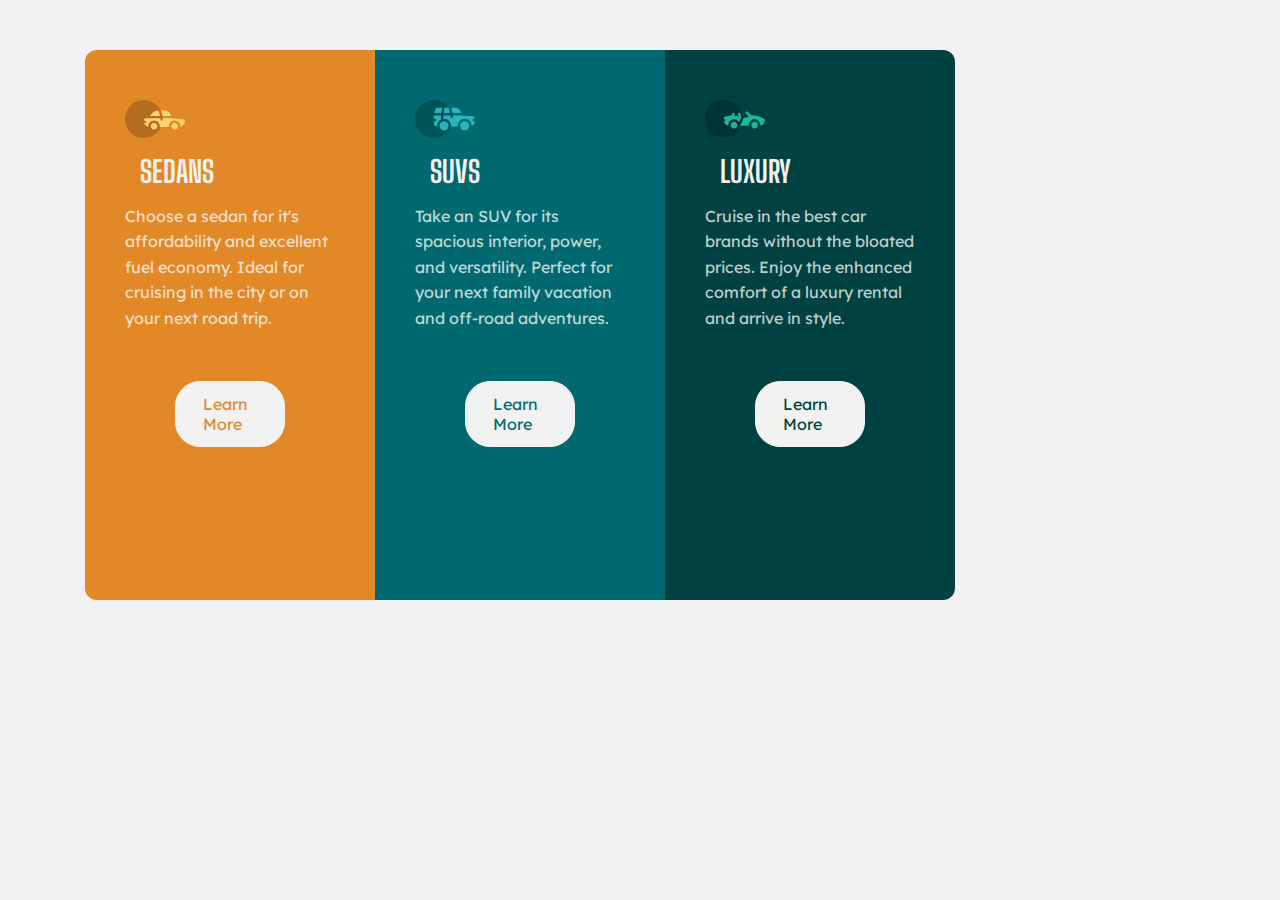
<file: index.html>
<!DOCTYPE html>
<html lang="en">
  <head>
    <meta charset="UTF-8" />
    <meta http-equiv="X-UA-Compatible" content="IE=edge" />
    <meta name="viewport" content="width=device-width, initial-scale=1.0" />
    <title>Zuri Layout Task</title>
    <link rel="stylesheet" href="styles.css" />
  </head>
  <body>
    <main class="container">
      <div class="sedan">
        <img src="./images/icon-sedans.svg" alt="Sedan icon" />
        <h2>SEDANS</h2>
        <p>
          Choose a sedan for it's affordability and excellent fuel economy.
          Ideal for cruising in the city or on your next road trip.
        </p>
        <a href="#" class="button-a">Learn More</a>
      </div>
      <div class="suvs">
        <img src="./images/icon-suvs.svg" alt="SUV icon" />
        <h2>SUVS</h2>
        <p>
          Take an SUV for its spacious interior, power, and versatility. Perfect
          for your next family vacation and off-road adventures.
        </p>
        <a href="#" class="button-b">Learn More</a>
      </div>
      <div class="luxury">
        <img src="./images/icon-luxury.svg" alt="Luxury icon" />
        <h2>LUXURY</h2>
        <p>
          Cruise in the best car brands without the bloated prices. Enjoy the
          enhanced comfort of a luxury rental and arrive in style.
        </p>
        <a href="#" class="button-c">Learn More</a>
      </div>
    </main>
  </body>
</html>
</file>
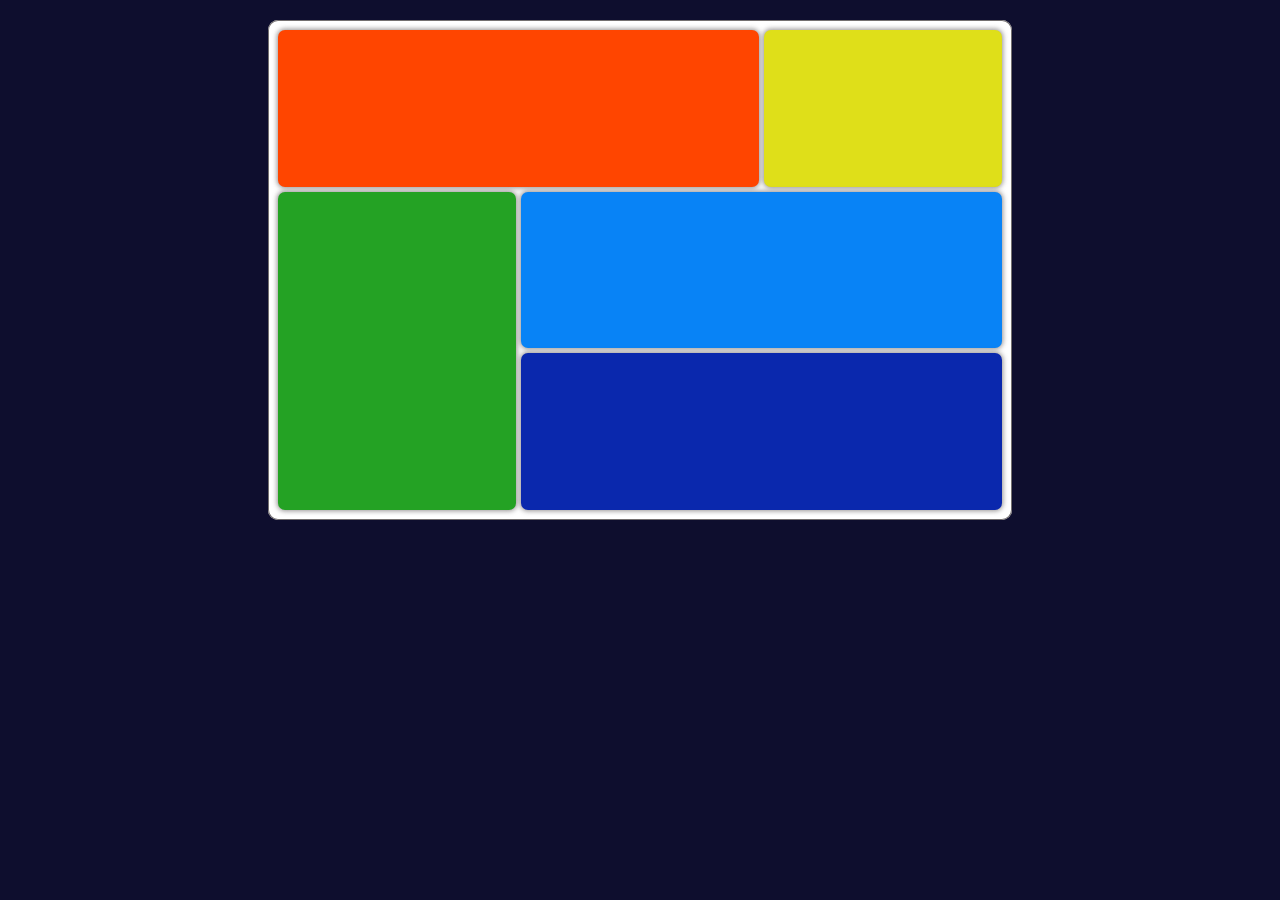
<file: grid.html>
<!DOCTYPE html>
<html lang="en">
<head>
    <meta charset="UTF-8">
    <meta http-equiv="X-UA-Compatible" content="IE=edge">
    <meta name="viewport" content="width=device-width, initial-scale=1.0">
    <title>Grid Layout</title>
    <link rel="stylesheet" href="styles.css">
</head>
<body class="grid-body">
    <div class="wrapper">
        <div class="box-a"></div>
        <div class="box-b"></div>
        <div class="box-c"></div>
        <div class="box-d"></div>
        <div class="box-e"></div>
    </div>
    
</body>
</html>
</file>
<file: styles.css>
@import url('https://fonts.googleapis.com/css2?family=Big+Shoulders+Display:wght@700&family=Lexend+Deca&display=swap');
*{
    margin: 0;
    padding: 0;
    box-sizing: border-box;
}
body{
    background-color: hsl(0, 0%, 95%);
    margin: 20px;
}
.container{
    max-width: 900px;
    margin: 50px;
    display: flex;
    padding:0 15px;
    flex-direction: row;
}

h2{
    font-family: 'Big Shoulders Display';
    color:  hsl(0, 0%, 95%);
    font-size: 30px;
    font-weight: 700; 
    margin: 15px;
}

p{  
    font-size: 16px;
    font-family: "Lexend Deca", sans-serif;
    color: hsla(0, 0%, 100%, 0.75);
    line-height: 1.6;
}
img {
    width: 60px;
    padding-top: 20px;
}

a{
    font-family: "Lexend Deca";
    text-decoration: none;
    border: 1px solid hsl(0, 0%, 95%);
    margin: 50px;
    border-radius: 25px;
    padding: 12px 27px;
    background-color:  hsl(0, 0%, 95%);
    display: inline-block;
    transition: all .4 ease-in-out;
    color: white;
}
a:hover{
    background-color: transparent;
    color: white;
}
.button-a{
  color: hsl(31, 77%, 52%);
}
.button-b{
    color: hsl(184, 100%, 22%);
}
.button-c{
    color: hsl(179, 100%, 13%);
}
.sedan{
    background-color: hsl(31, 77%, 52%);
    border-radius: 12px 0 0 12px;
}
.suvs{
    background-color: hsl(184, 100%, 22%);

}
.luxury{
    background-color: hsl(179, 100%, 13%);
    border-radius: 0 12px 12px 0px;
}
.sedan,
.luxury,
.suvs {
  border: none;
  padding: 30px 40px;
  width: 100%;
  height: 550px;
  display: flex;
  flex-direction: column;
  align-items: start;
}

/* Grid Task */

.box-1 a{
    color:hsl(31, 77%, 52%) ;
}

.box-2 a{
    color:  hsl(184, 100%, 22%);
}

.box-3 a{
    color:  hsl(179, 100%, 13%);
}

.box a:hover{
    color:hsl(0, 0%, 95%);
    background: transparent;
}

.grid-body{
    background-color: rgb(14, 14, 46);
}
.wrapper {
    max-width: 60%;
    background-color: white;
    height: 500px;
    margin: auto;
    display: grid;
    grid-template-columns: 1fr 1fr 1fr;
    padding: 10px;
    border-radius: 10px;
    outline: none;
    gap: 5px;
    box-shadow: inset 0px 0px 0px 1px rgb(116, 112, 112);
}

.box-a{
    background-color: orangered ;
    grid-column: 1/3;
    border-radius: 7px;
    box-shadow: 0px 0px 5px 1px rgba(116, 112, 112, 0.774);
}
.box-b{
    background-color: rgb(223, 223, 25) ;
    border-radius: 7px;
    box-shadow: 0px 0px 5px 1px rgba(116, 112, 112, 0.774);
}
.box-c{
    background-color: rgb(36, 162, 36) ;
    grid-row: 2/4;
    border-radius: 7px;
    box-shadow: 0px 0px 5px 1px rgba(116, 112, 112, 0.774);
}
.box-d{
    background-color: rgb(8, 131, 246) ;
    grid-column: 2/4;
    border-radius: 7px;
    box-shadow: 0px 0px 5px 1px rgba(116, 112, 112, 0.774);
}
.box-e{
    background-color: rgb(10, 40, 173) ;
    grid-column: 2/4;
    border-radius: 7px;
    box-shadow: 0px 0px 5px 1px rgba(116, 112, 112, 0.774);
}

@media (max-width: 768px) {
    .container {
      margin: 10px auto;
      width: 375px;
      max-width: 400px;
      padding: 0 10px;
      display: flex;
      flex-direction: column;
      justify-content: center;
      align-items: center;
      gap: 7px;
    }
  
    .sedan,
    .luxury,
    .suvs {
      border-radius: 10px;
      padding: 10px 15px;
      display: flex;
      flex-direction: column;
      justify-content: center;
      align-items: center;
      flex: 1 1 300px;
      width: 100%;
    }
  
    img {
      width: 50px;
      margin-top: 10px auto;
    }
  
    h1 {
      padding: 15px 0 20px 0;
    }
  
    p {
      text-align: center;
    }
  
    button {
      margin: 20px 0;
      padding: 13px 30px;
      font-size: 15px;
      cursor: pointer;
      height: 50px;
    }
  
    button:hover {
      background-color: transparent;
      border: 2px white solid;
      color: white;
      border-radius: 50px;
    }
  
    /* grid style */
  
    .wrapper {
        max-width: 60%;
        background-color: white;
        height: 500px;
        margin: auto;
        display: grid;
        grid-template-columns: 1fr 1fr 1fr;
        padding: 10px;
        border-radius: 10px;
        outline: none;
        gap: 5px;
        box-shadow: inset 0px 0px 0px 1px rgb(116, 112, 112);
    }
    
    .box-a{
        background-color: orangered ;
        grid-column: 1/3;
        border-radius: 7px;
        box-shadow: 0px 0px 5px 1px rgba(116, 112, 112, 0.774);
    }
    .box-b{
        background-color: rgb(223, 223, 25) ;
        border-radius: 7px;
        box-shadow: 0px 0px 5px 1px rgba(116, 112, 112, 0.774);
    }
    .box-c{
        background-color: rgb(36, 162, 36) ;
        grid-row: 2/4;
        border-radius: 7px;
        box-shadow: 0px 0px 5px 1px rgba(116, 112, 112, 0.774);
    }
    .box-d{
        background-color: rgb(8, 131, 246) ;
        grid-column: 2/4;
        border-radius: 7px;
        box-shadow: 0px 0px 5px 1px rgba(116, 112, 112, 0.774);
    }
    .box-e{
        background-color: rgb(10, 40, 173) ;
        grid-column: 2/4;
        border-radius: 7px;
        box-shadow: 0px 0px 5px 1px rgba(116, 112, 112, 0.774);
    }
}

@media (max-width: 600px) {
    .wrapper{
        max-width: 60%;
        background-color: white;
        height: 650px;
        margin: auto;
        display: grid;
        grid-template-columns: 10%;
        padding: 10px;
        border-radius: 10px;
        outline: none;
        gap: 10px;
        box-shadow: inset 0px 0px 0px 1px rgb(116, 112, 112);
    } 
    
    .box-a{
        background-color: orangered ;
        grid-column: 1/5;
        border-radius: 7px;
        box-shadow: 0px 0px 5px 1px rgba(116, 112, 112, 0.774);
        padding: 30px;
    }   
    .box-b{
        background-color: rgb(223, 223, 25) ;
        grid-column: 1/5;
        border-radius: 7px;
        box-shadow: 0px 0px 5px 1px rgba(116, 112, 112, 0.774);
        padding: 30px;
    }    
    .box-c{
        background-color: rgb(36, 162, 36) ;
        grid-column: 1/5;
        border-radius: 7px;
        box-shadow: 0px 0px 5px 1px rgba(116, 112, 112, 0.774);
    }
    .box-d{
        background-color: rgb(8, 131, 246) ;
        grid-column: 1/5;
        border-radius: 7px;
        box-shadow: 0px 0px 5px 1px rgba(116, 112, 112, 0.774);
        padding: 30px;
    }
    .box-e{
        background-color: rgb(10, 40, 173) ;
        grid-column: 1/5;
        border-radius: 7px;
        box-shadow: 0px 0px 5px 1px rgba(116, 112, 112, 0.774);
        padding: 30px;
    }
}
</file>
